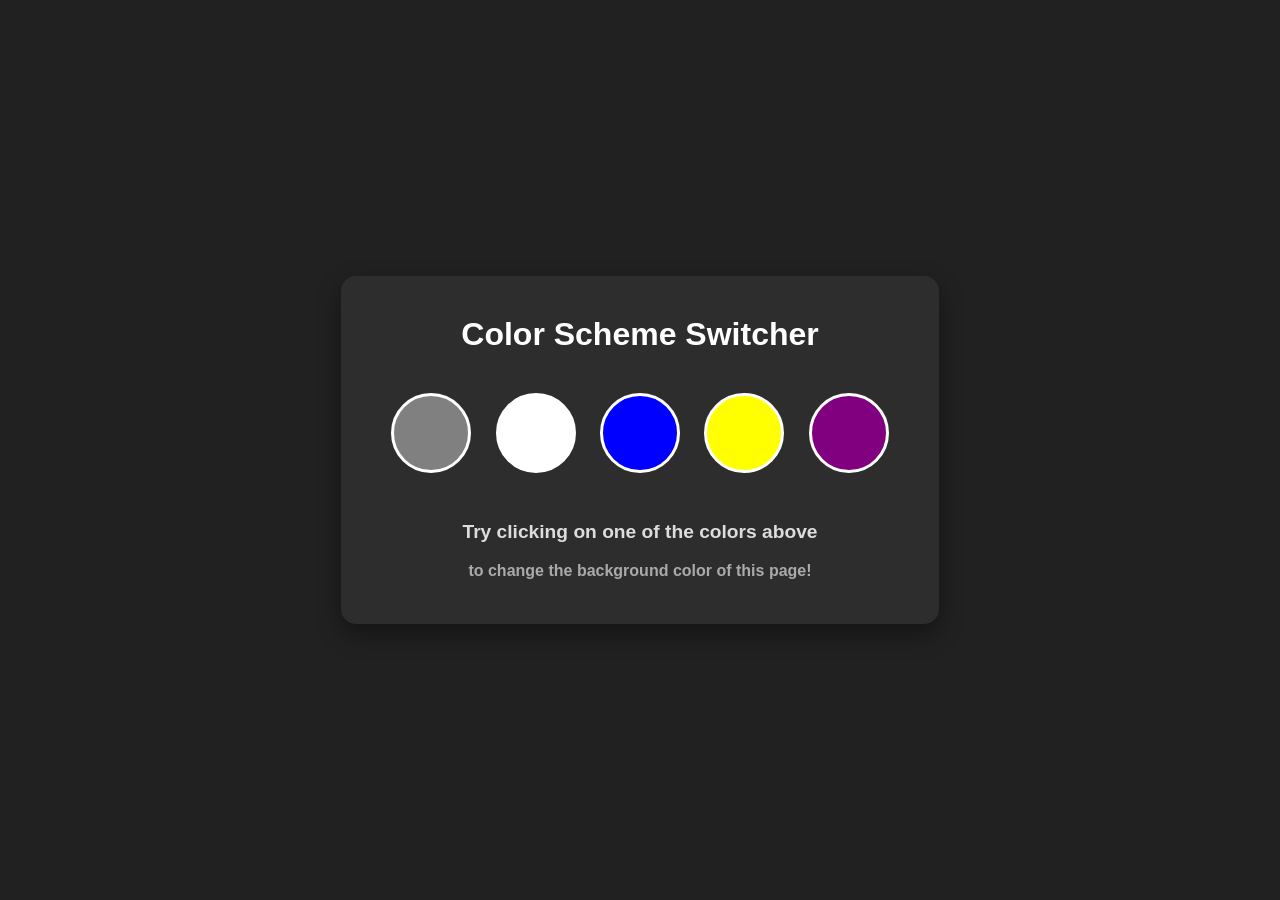
<file: 07_dom_projects/01_color_switcher/index.html>
<!DOCTYPE html>
<html lang="en">

<head>
    <meta charset="UTF-8">
    <meta name="viewport" content="width=device-width, initial-scale=1.0">
    <title>Color Scheme Switcher</title>
    <link rel="stylesheet" href="./style.css">
</head>

<body>
    <div class="canvas">
        <h1>Color Scheme Switcher</h1>
        <span class="button" id="grey"></span>
        <span class="button" id="white"></span>
        <span class="button" id="blue"></span>
        <span class="button" id="yellow"></span>
        <span class="button" id="purple"></span>

        <h2>
            Try clicking on one of the colors above
            <span>to change the background color of this page!</span>
        </h2>
    </div>


</body>
<script src="./color_switcher.js"></script>

</html>
</file>
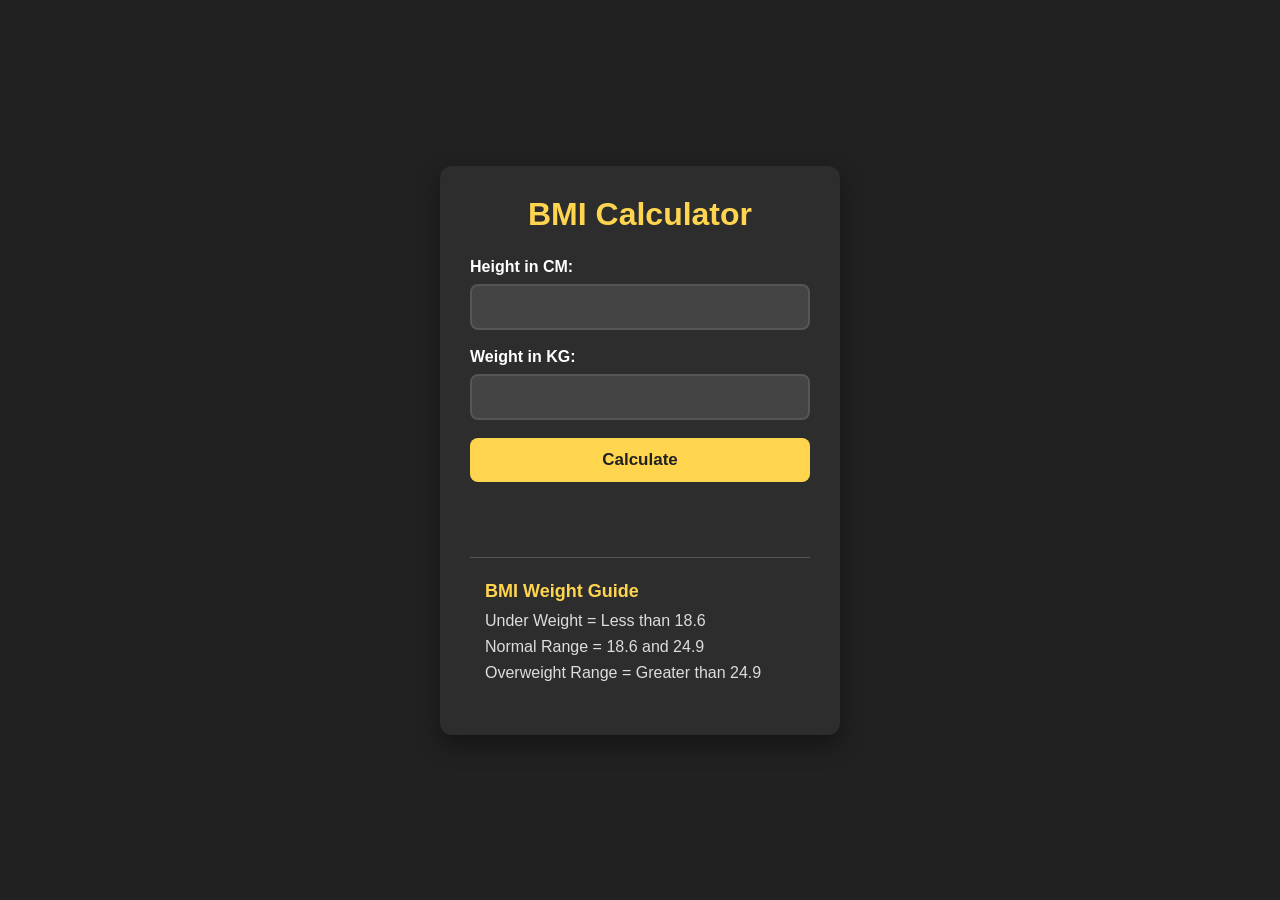
<file: 07_dom_projects/02_bmi_calculator/index.html>
<!DOCTYPE html>
<html lang="en">

<head>
    <meta charset="UTF-8">
    <meta name="viewport" content="width=device-width, initial-scale=1.0">
    <title>BMI Calculator</title>
    <link rel="stylesheet" href="./style.css">
</head>

<body>
    <div class="container">
        <h1>BMI Calculator</h1>
        <form>
            <p>
                <label for="height">Height in CM:</label>
                <input type="text" id="height">
            </p>

            <p>
                <label for="weight">Weight in KG:</label>
                <input type="text" id="weight">
            </p>

            <button type="submit">Calculate</button>

            <div id="results"></div>
            <div id="weight-group"></div>
            <div id="weight-guide">
                <p>BMI Weight Guide</p>
                <p>Under Weight = Less than 18.6</p>
                <p>Normal Range = 18.6 and 24.9</p>
                <p>Overweight Range = Greater than 24.9</p>
            </div>
        </form>
    </div>

</body>
<script src="./bmi_calculator.js"></script>

</html>
</file>
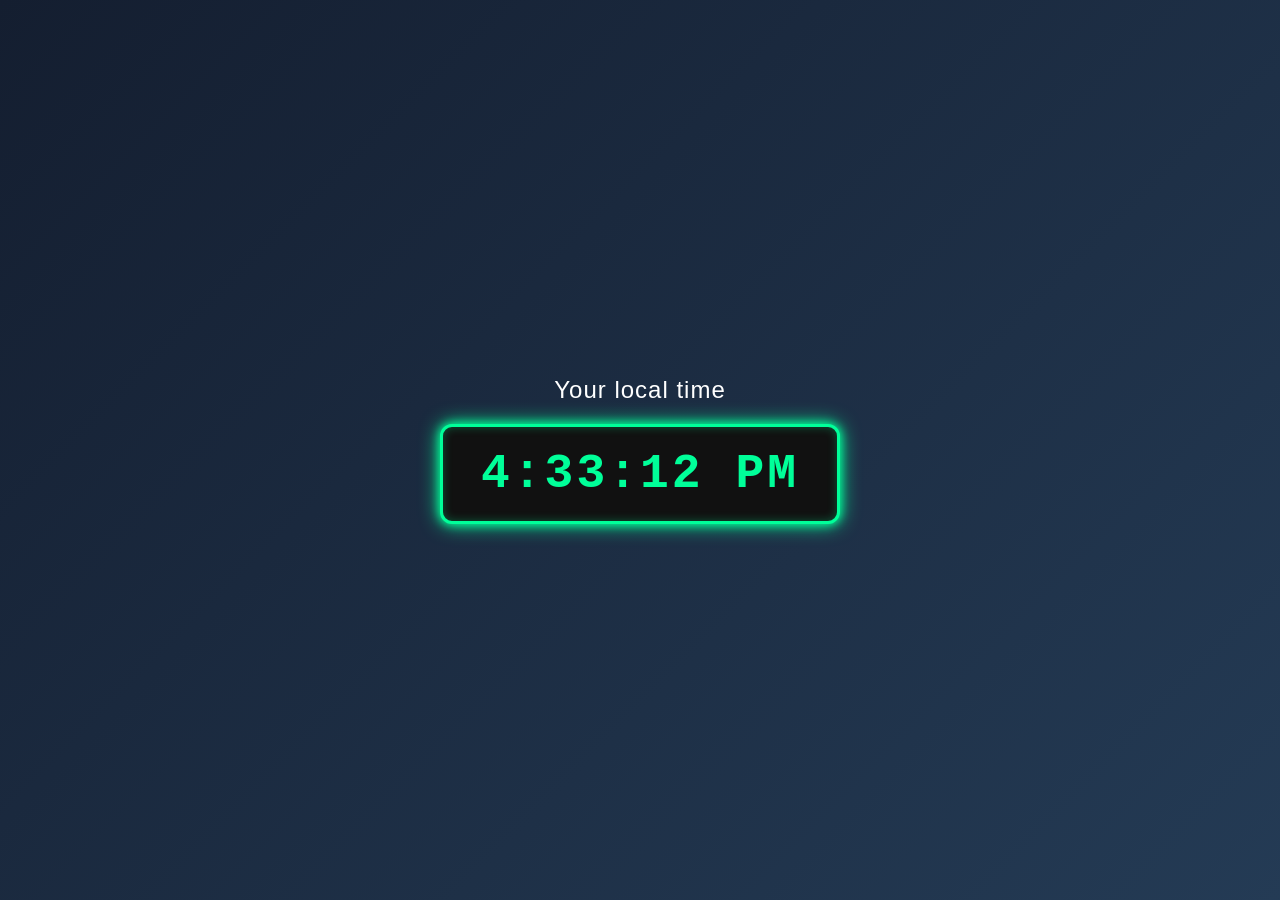
<file: 07_dom_projects/03_digital_clock/index.html>
<!DOCTYPE html>
<html lang="en">
<head>
    <meta charset="UTF-8">
    <meta name="viewport" content="width=device-width, initial-scale=1.0">
    <title>Digital Clock</title>
    <link rel="stylesheet" href="./style.css">
</head>
<body>

    <div class="center">
        <div id="banner">
            <span>Your local time</span>
        </div>
        <div id="clock"></div>
        
    </div>
    
</body>
<script src="./digital_clock.js"></script>
</html>
</file>
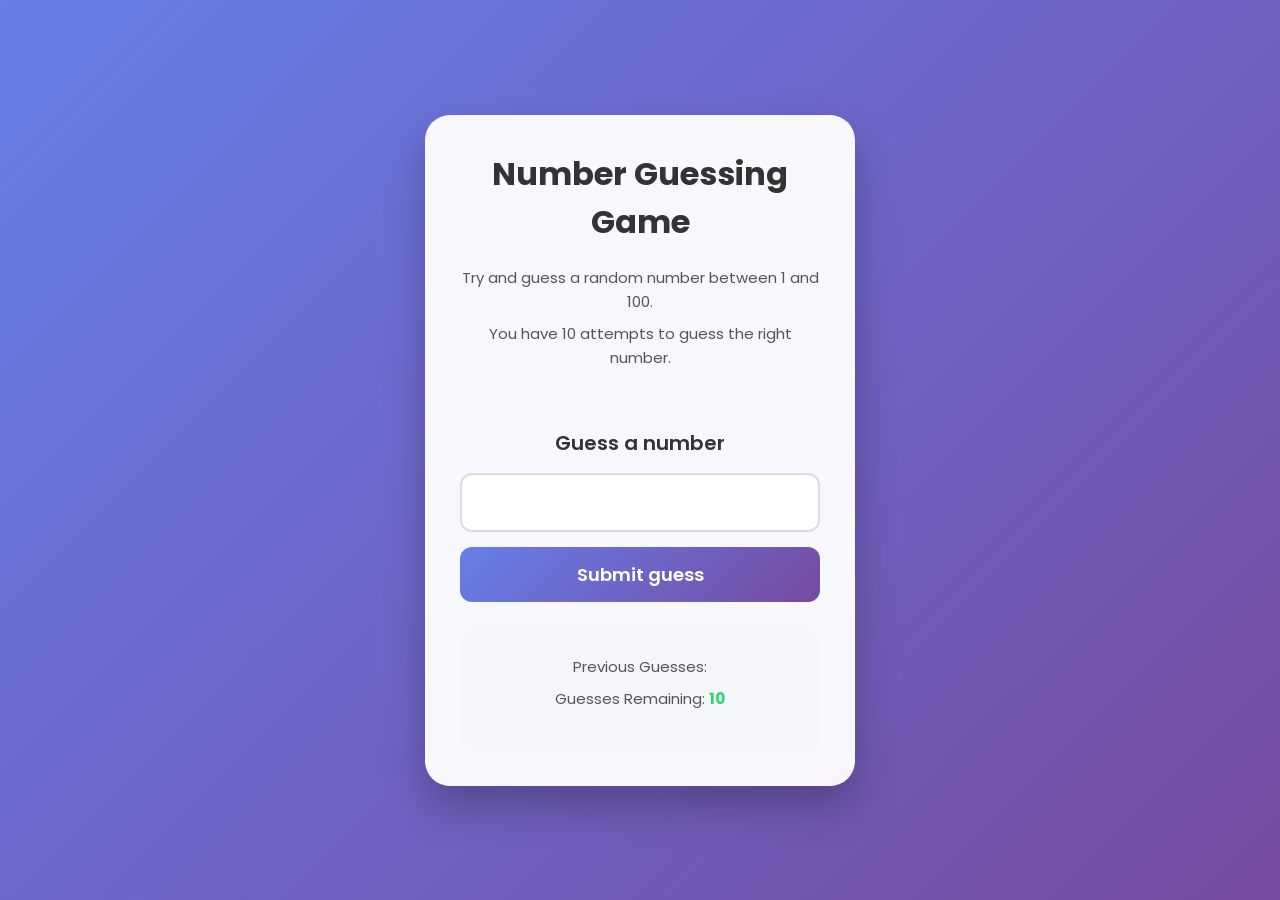
<file: 07_dom_projects/04_number_guessing_game/index.html>
<!DOCTYPE html>
<html lang="en">
<head>
    <meta charset="UTF-8">
    <meta name="viewport" content="width=device-width, initial-scale=1.0">
    <title>Number Guessing Game</title>
    <link rel="stylesheet" href="./style.css">
</head>
<body>
    <div id="wrapper">
        <h1>Number Guessing Game</h1>
        <p>Try and guess a random number between 1 and 100.</p>
        <p>You have 10 attempts to guess the right number.</p>
        <br>
        <form class="form">
            <label for="guessField" id="guess">Guess a number</label>
            <input type="text" id="guessField" class="guessField">
            <input type="submit" id="subt" value="Submit guess" class="guessSubmit">
        </form>
        <div class="resultParas">
            <p>Previous Guesses: <span class="guesses"></span></p>
            <p>Guesses Remaining: <span class="lastResult">10</span></p>
            <p class="lowOrHigh"></p>
            
        </div>
    </div>
    
</body>
<script src="./number_guessing_game.js"></script>
</html>
</file>
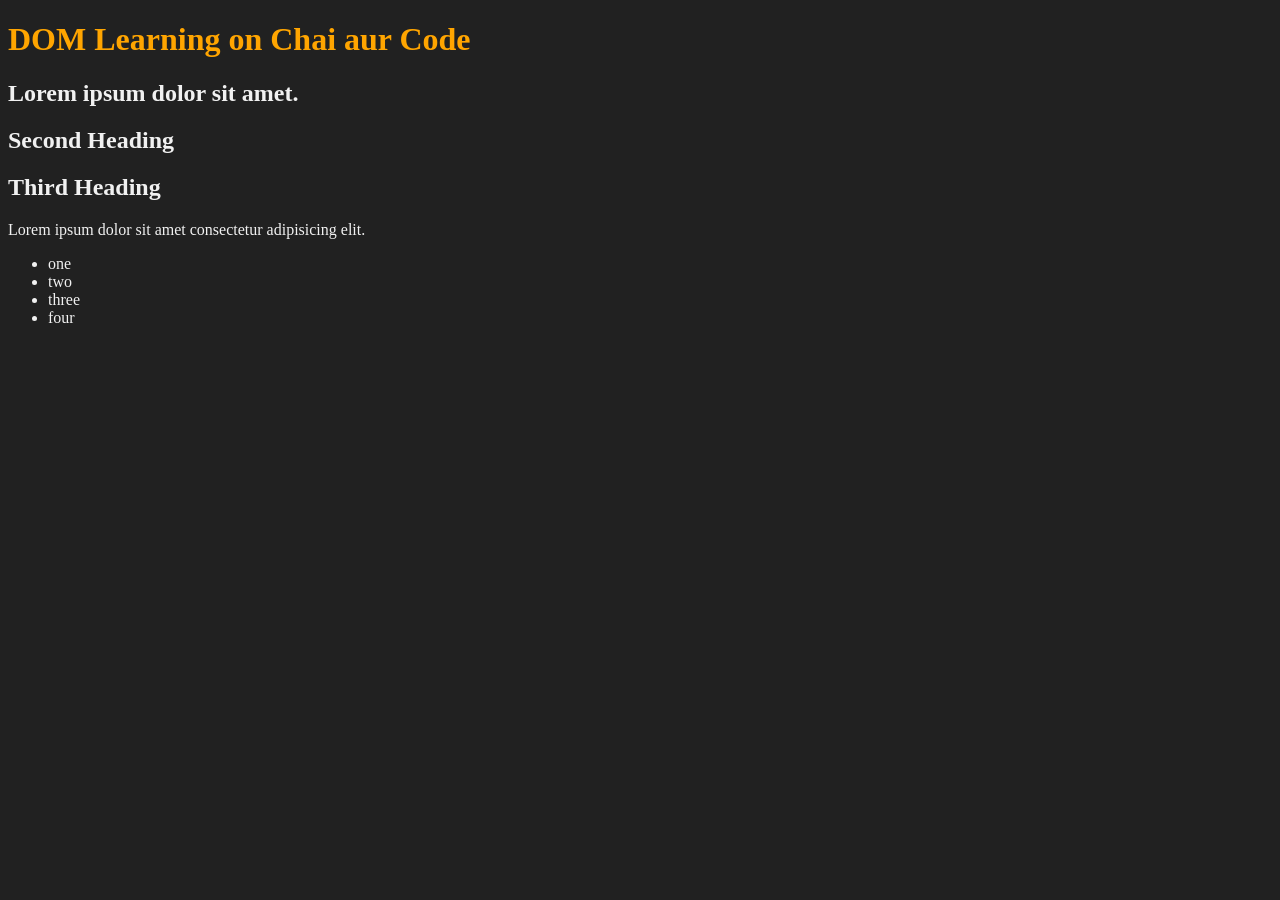
<file: 06_dom/01_dom_introduction.html>
<!DOCTYPE html>
<html lang="en">

<head>
    <meta charset="UTF-8">
    <meta name="viewport" content="width=device-width, initial-scale=1.0">
    <title>DOM Learning </title>

    <style>
        .bg-black {
            background-color: #212121;
            color: #f1f1f1;
        }

        .heading {
            color: orange;
        }
    </style>
</head>

<body class="bg-black">

    <!-- ==========================================================
         1. DOM SELECTORS & ATTRIBUTES
         ==========================================================

         getAttribute(attributeName)
         ---------------------------
         -> Used to retrieve the value of an attribute.

         Example:
            const title = document.getElementById("title");
            title.getAttribute("id");      // "title"
            title.getAttribute("class");   // "heading"

         setAttribute(attribute, value)
         -------------------------------
         -> Used to create or overwrite an attribute.

         Example:
            title.setAttribute("class", "heading test");

         NOTE:
         setAttribute() replaces the previous value.
         If the old class was "heading" and you use
         setAttribute("class", "newClass"),
         the old class is removed.

    -->

    <div class="bg-black">

        <h1 id="title" class="heading">
            DOM Learning on Chai aur Code
        </h1>

        <h2>Lorem ipsum dolor sit amet.</h2>
        <h2>Second Heading</h2>
        <h2>Third Heading</h2>

        <p>
            Lorem ipsum dolor sit amet consectetur adipisicing elit.
        </p>

        <ul>
            <li class="list-item">one</li>
            <li class="list-item">two</li>
            <li class="list-item">three</li>
            <li class="list-item">four</li>
        </ul>

    </div>

    <!-- ==========================================================
         2. DOM TRAVERSING (Parent, Child & Siblings)
         ==========================================================

         Parent Element
         --------------
         element.parentElement

         Example:
            const ul = document.querySelector("ul");
            ul.parentElement;

         Child Elements
         --------------
         element.children

         Returns HTMLCollection

         Example:
            ul.children
            ul.children[0]
            ul.children[1]

         First Child
         -----------
            element.firstElementChild

         Last Child
         ----------
            element.lastElementChild

         Siblings
         --------
            element.nextElementSibling
            element.previousElementSibling

         Example:
            const firstLi = document.querySelector("li");
            firstLi.nextElementSibling;

    -->

    <!-- ==========================================================
         3. childNodes
         ==========================================================

         childNodes returns ALL nodes.

         Includes:
             Elements
             Text Nodes (spaces/new lines)
             Comments

         Example:

            ul.childNodes

         Difference

         children
            -> Only HTML elements

         childNodes
            -> Elements + Text + Comments

         NOTE:
         Frameworks like React internally work with nodes,
         making childNodes an important concept.

    -->

    <!-- ==========================================================
         4. Creating Elements Dynamically
         ==========================================================

         Step 1
         ------
         Create element

            const div = document.createElement("div");

         Step 2
         ------
         Add properties

            div.className = "main";
            div.id = "myDiv";

         OR

            div.setAttribute("id", "myDiv");

         Step 3
         ------
         Add styles

            div.style.backgroundColor = "green";
            div.style.padding = "15px";

         Step 4
         ------
         Add text

            div.innerText = "Hello World";

         Better approach

            const text = document.createTextNode("Hello World");
            div.appendChild(text);

         Why?

         createTextNode() is considered more efficient because
         it directly creates a text node instead of replacing
         existing content.

    -->

    <!-- ==========================================================
         5. appendChild()
         ==========================================================

         Important Concept

         document.createElement()

         only creates the element in MEMORY.

         It DOES NOT appear on the webpage.

         To display it:

            document.body.appendChild(div);

         OR

            parent.appendChild(div);

         Flow

         Create Element
               ↓
         Add ID/Class
               ↓
         Add Style
               ↓
         Add Text
               ↓
         appendChild()
               ↓
         Visible on Page



     ==========================================================
         6. Thinks to keep in mind
         ==========================================================

         Q1. Difference between children and childNodes?

         Ans:
         children returns only HTML elements.
         childNodes returns elements, comments and text nodes.

         ----------------------------------------------------------

         Q2. Why doesn't createElement() display anything?

         Ans:
         Because it only creates the element in memory.
         appendChild() is needed to insert it into the DOM.

         ----------------------------------------------------------

         Q3. Difference between getAttribute() and setAttribute()?

         Ans:
         getAttribute() reads an attribute.
         setAttribute() creates or replaces an attribute.

         ----------------------------------------------------------

         Q4. Why use createTextNode() instead of innerText?

         Ans:
         It creates a dedicated text node and is generally a cleaner,
         more DOM-oriented way to insert text.

         ========================================================== -->

</body>

</html>
</file>
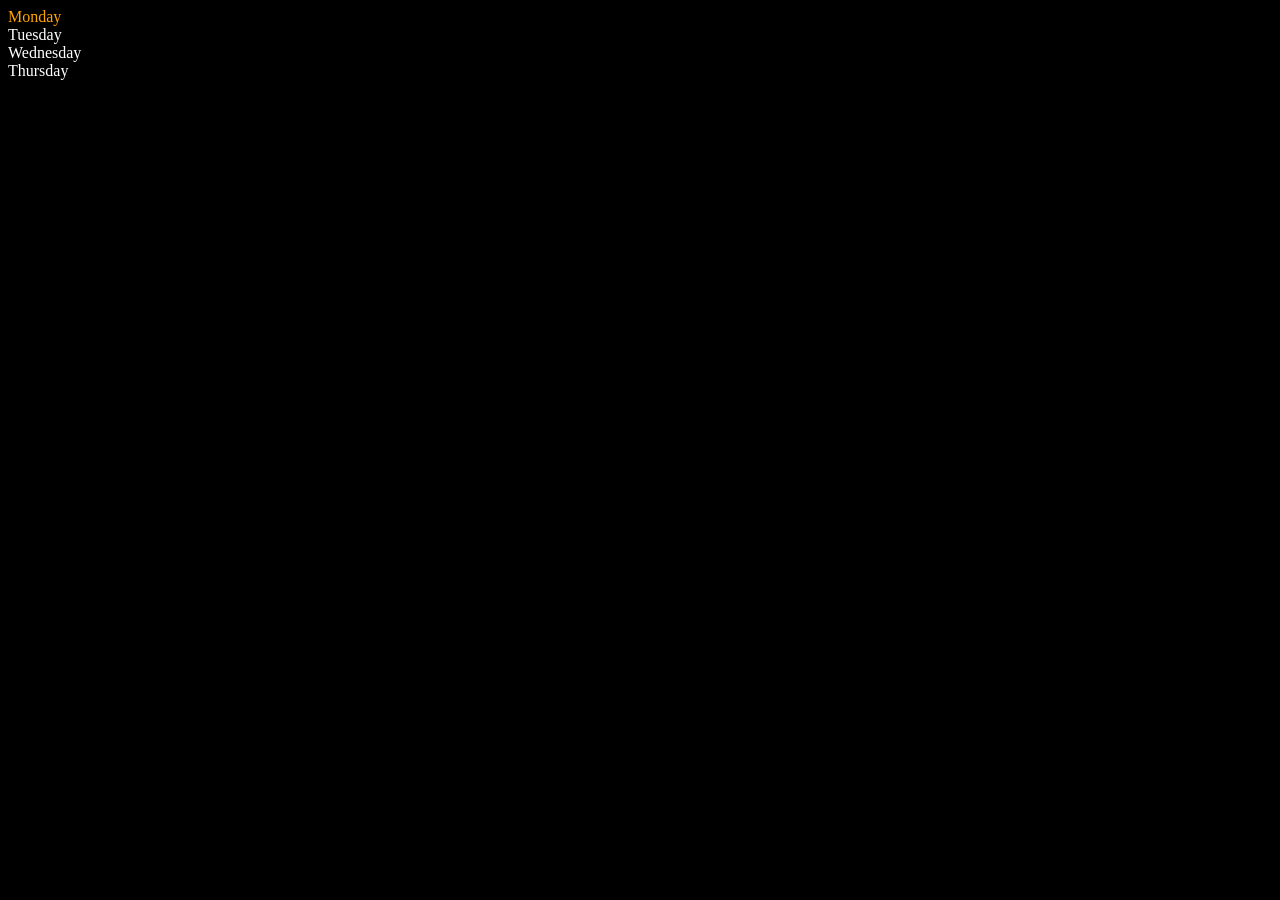
<file: 06_dom/02_dom_traversal.html>
<!DOCTYPE html>
<html lang="en">

<head>
    <meta charset="UTF-8">
    <meta name="viewport" content="width=device-width, initial-scale=1.0">
    <title>DOM Manipulation</title>

    <style>
        body {
            background-color: black;
            color: white;
        }
    </style>
</head>

<body>

    <!-- Parent element containing multiple child elements -->
    <div class="parent">
        <div class="day">Monday</div>
        <div class="day">Tuesday</div>
        <div class="day">Wednesday</div>
        <div class="day">Thursday</div>
    </div>

</body>

<script>

    // Select the parent element
    const parent = document.querySelector('.parent');

    // Prints the complete parent <div>
    console.log(parent);

    // Returns an HTMLCollection of all child elements
    console.log(parent.children);

    // Access the second child (index starts from 0)
    console.log(parent.children[1].innerHTML);

    // Loop through every child element
    for (let i = 0; i < parent.children.length; i++) {

        // Print the text inside each child
        console.log(parent.children[i].innerHTML);

    }

    // Change the text color of the first child
    parent.children[0].style.color = "orange";

    // Returns the first child element
    console.log(parent.firstElementChild.innerHTML);

    // Returns the last child element
    console.log(parent.lastElementChild.innerHTML);


    // ---------------------------------------------
    // Traversing from Child to Parent
    // ---------------------------------------------

    // Selects the first element with class="day"
    const dayOne = document.querySelector('.day');

    console.log(dayOne);

    // Returns the parent element of dayOne
    console.log(dayOne.parentElement);

    // Returns the next sibling element
    console.log(dayOne.nextElementSibling);


    // ---------------------------------------------
    // childNodes
    // ---------------------------------------------

    // Returns ALL nodes inside parent
    // Includes:
    // 1. Element nodes
    // 2. Text nodes (spaces/new lines)
    // 3. Comment nodes (if any)

    console.log("NOTES:", parent.childNodes);

    /*
    Difference:

    parent.children
    ----------------
    -> Returns only HTML elements.
    -> Type: HTMLCollection

    parent.childNodes
    -----------------
    -> Returns elements + text nodes + comments.
    -> Type: NodeList

    Since the HTML source contains indentation and new lines,
    you'll notice extra #text nodes in the output.
    */

</script>

</html>
</file>
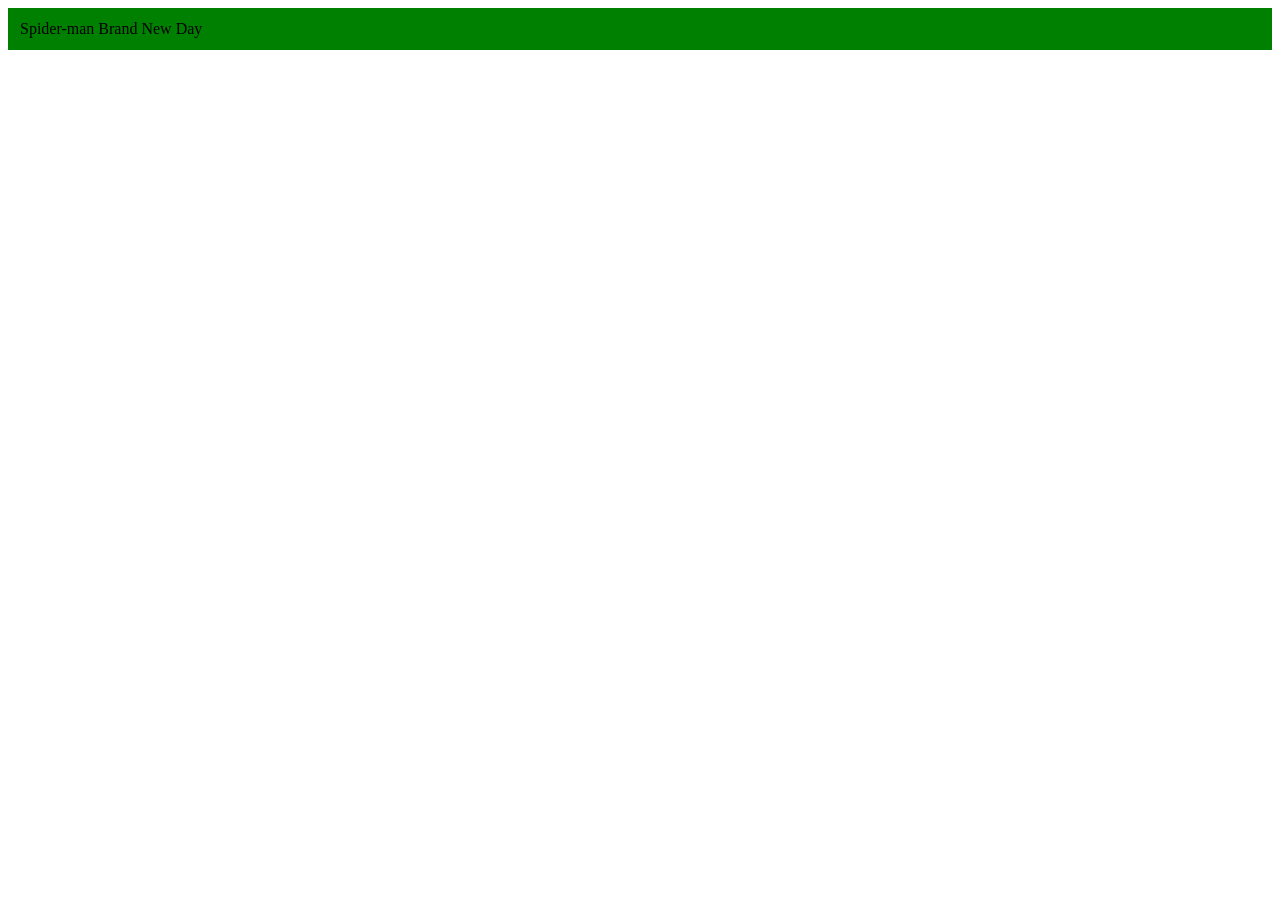
<file: 06_dom/03_dom_create_element.html>
<!DOCTYPE html>
<html lang="en">

<head>
    <meta charset="UTF-8">
    <meta name="viewport" content="width=device-width, initial-scale=1.0">
    <title>DOM</title>

    <style>
        .bg-black {
            background-color: #212121;
            color: #f1f1f1;
        }
    </style>

</head>

<body>

</body>

<script>

    // Create a new <div> element.
    // At this point, it exists only in memory.
    const div = document.createElement('div');
    console.log(div);

    // Add a class to the div.
    div.className = "main";

    // Assign a random id between 1 and 11.
    div.id = Math.round(Math.random() * 10 + 1);

    // Add a custom attribute.
    div.setAttribute("title", "generated title");

    // Apply inline styles.
    div.style.backgroundColor = "green";
    div.style.padding = "12px";

    /*
        Two ways to add text:

        1. innerText
           div.innerText = "Spider-man Brand New Day";

        2. createTextNode() + appendChild() (recommended when
           creating elements programmatically)
    */

    // Create a text node.
    const addText = document.createTextNode("Spider-man Brand New Day");

    // Append the text node to the div.
    div.appendChild(addText);

    // Finally, insert the div into the document.
    // Until this line runs, the div is not visible on the page.
    document.body.appendChild(div);

</script>

</html>
</file>
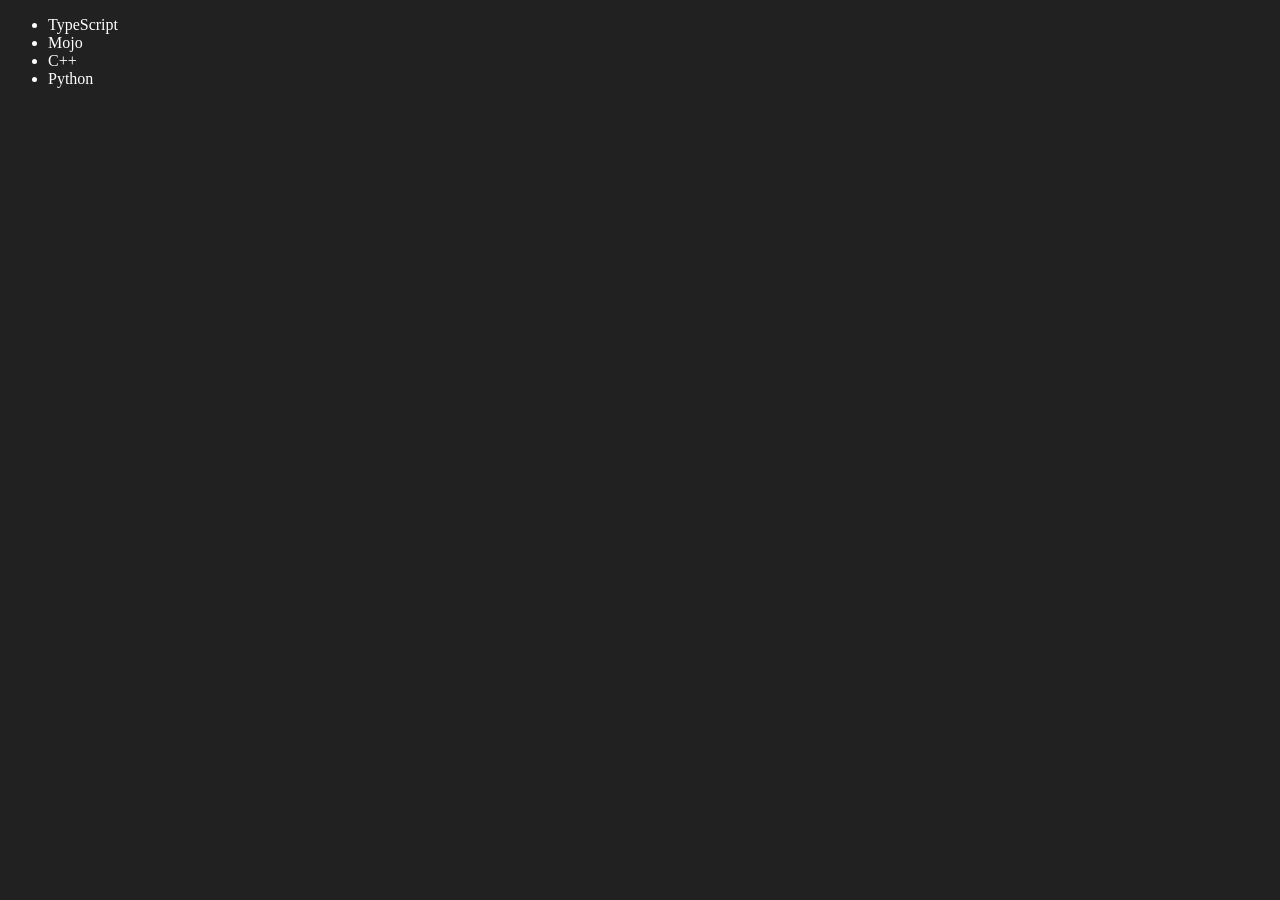
<file: 06_dom/04_dom_list_manipulation.html>
<!DOCTYPE html>
<html lang="en">

<head>
    <meta charset="UTF-8">
    <meta name="viewport" content="width=device-width, initial-scale=1.0">
    <title>DOM Manipulation</title>

    <style>
        body {
            background-color: #212121;
            color: #fff
        }
    </style>
</head>

<body>

    <!-- Initial unordered list containing one language -->
    <ul class="language">
        <li>Javascript</li>
    </ul>

</body>

<script>

    /*
        Function to add a new language to the list.

        Steps:
        1. Create a new <li> element.
        2. Add text content using innerHTML.
        3. Append the new <li> to the existing ul element.
    */
    function addLanguage(langName) {

        // Create a new list item element in memory
        const li = document.createElement('li');

        // Add language name inside the li element
        li.innerHTML = `${langName}`;

        // Select the ul with class "language" and add the new li
        document.querySelector('.language').appendChild(li);
    }


    // Add new languages using the function
    addLanguage('Typescript');
    addLanguage('C++');
    addLanguage('Python');


    /*
        Optimized way to add a language.

        Instead of using innerHTML, this uses:
        createTextNode() -> creates a text node
        appendChild()    -> attaches it to the li

        This is safer when inserting plain text because
        it avoids unnecessary HTML parsing.
    */
    function addOptiLangauge(langName) {

        // Create a new li element
        const li = document.createElement('li');

        // Create a text node and add it inside li
        li.appendChild(document.createTextNode(langName));

        // Add the li element to the language list
        document.querySelector('.language').appendChild(li);
    }


    // Add Go language using optimized method
    addOptiLangauge('golang');



    // =========================
    // Edit DOM Elements
    // =========================


    // Select the second <li> element from the list
    const secondLang = document.querySelector("li:nth-child(2)");

    /*
        Another way to update content:
        secondLang.innerHTML = "Mojo";

        But replacing the whole element is sometimes preferred
        when you want to change the complete structure.
    */


    // Create a new li element
    const newli = document.createElement('li');

    // Add new text inside the li
    newli.textContent = "Mojo";

    // Replace the second language element with the new li
    secondLang.replaceWith(newli);



    // Select the first language element
    const firstLang = document.querySelector("li:nth-child(1)");

    /*
        outerHTML replaces the complete element,
        including the selected tag itself.

        Before:
        <li>Javascript</li>

        After:
        <li>TypeScript</li>
    */
    firstLang.outerHTML = '<li>TypeScript</li>';



    // =========================
    // Remove DOM Elements
    // =========================


    // Select the last language item
    const lastLang = document.querySelector('li:last-child');

    // Remove the selected element from the DOM
    lastLang.remove();


</script>

</html>
</file>
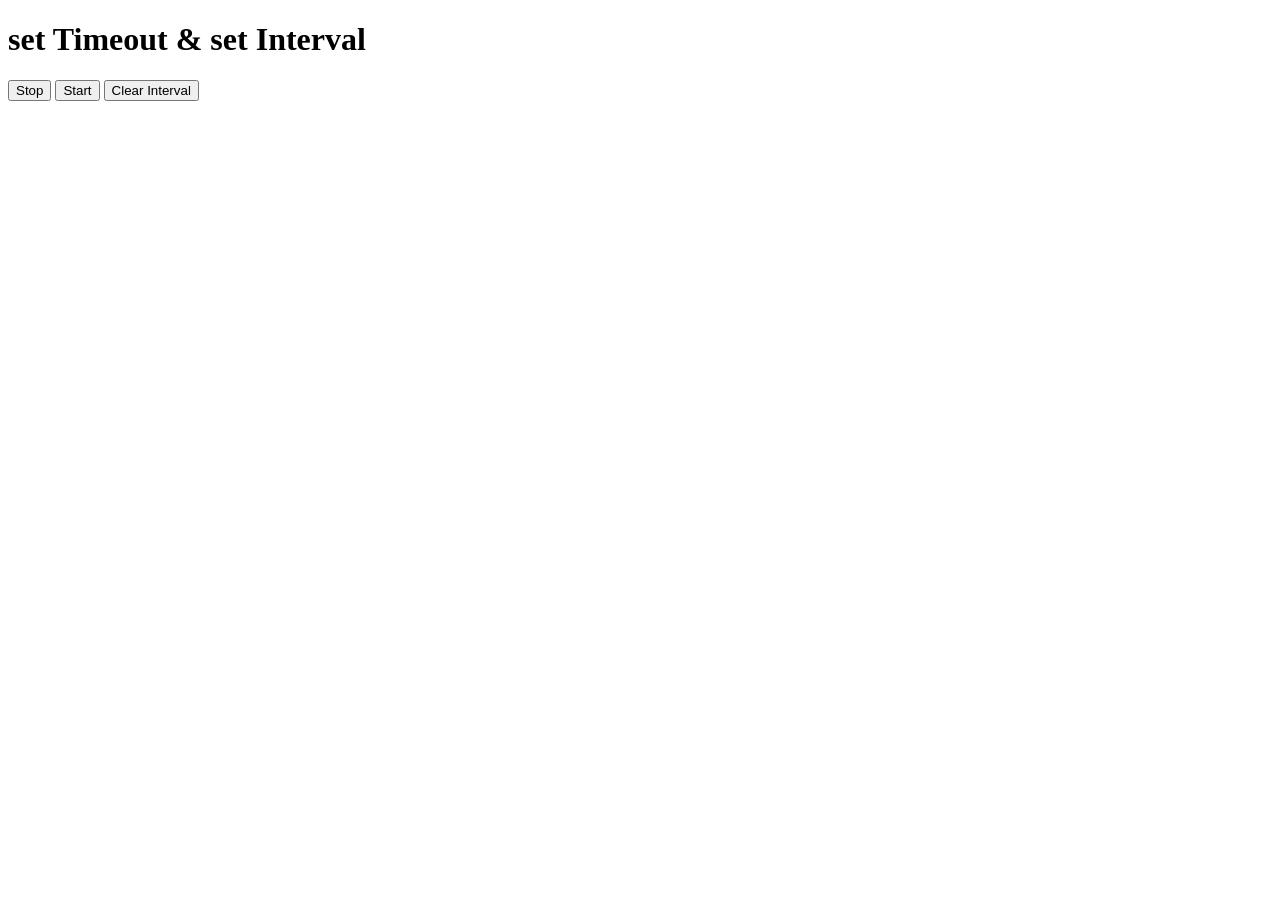
<file: 08_events/02_async/async-timers.html>
<!DOCTYPE html>
<html lang="en">

<head>
    <!-- Character encoding -->
    <meta charset="UTF-8">

    <!-- Makes the page responsive on different screen sizes -->
    <meta name="viewport" content="width=device-width, initial-scale=1.0">

    <!-- Title shown in browser tab -->
    <title>Document</title>
</head>

<body>
    <!-- Main heading -->
    <h1>set Timeout & set Interval </h1>

    <!-- Button to stop the timeout -->
    <button id="stop">Stop</button>

    <!-- Button to start the interval -->
    <button id="start">Start</button>

    <!-- Button to clear the interval -->
    <button id="clear">Clear Interval</button>

</body>

</html>

<script>
    // Runs once after 2 seconds
    setTimeout(function () {
        console.log("Thanos");
    }, 2000);

    // Function expression
    const sayThanos = function () {
        console.log("Thanos");
    }

    // Executes sayThanos after 2 seconds
    setTimeout(sayThanos, 2000);

    // Function to change the text of the h1 element
    const changeText = function () {
        document.querySelector('h1').innerHTML = "Best JS series";
    }

    // Store timeout ID so it can be cancelled later
    const changeH1 = setTimeout(changeText, 2000);

    // Stop button cancels the pending timeout
    document.querySelector('#stop').addEventListener('click', function () {
        clearTimeout(changeH1);
        console.log("STOPPED");
    });

    // Function that prints the current timestamp
    const sayDate = function (str) {
        console.log("Thanos", Date.now());
        console.log(str, Date.now());
    }

    // Calls sayDate every second (str will be undefined)
    setInterval(sayDate, 1000);

    // Calls sayDate every second with a parameter
    setInterval(sayDate, 1000, "Infinity Stones");


    let intervalId;

    
    // Start button creates a new interval
    document.querySelector('#start').addEventListener('click', function () {

        // Save interval ID so it can be cleared later
         intervalId = setInterval(sayDate, 1000, "Infinity Stones");
 
    });

    // Clear button stops only this interval
        document.querySelector('#clear').addEventListener('click', function () {
            clearInterval(intervalId);
        });


</script>
</file>
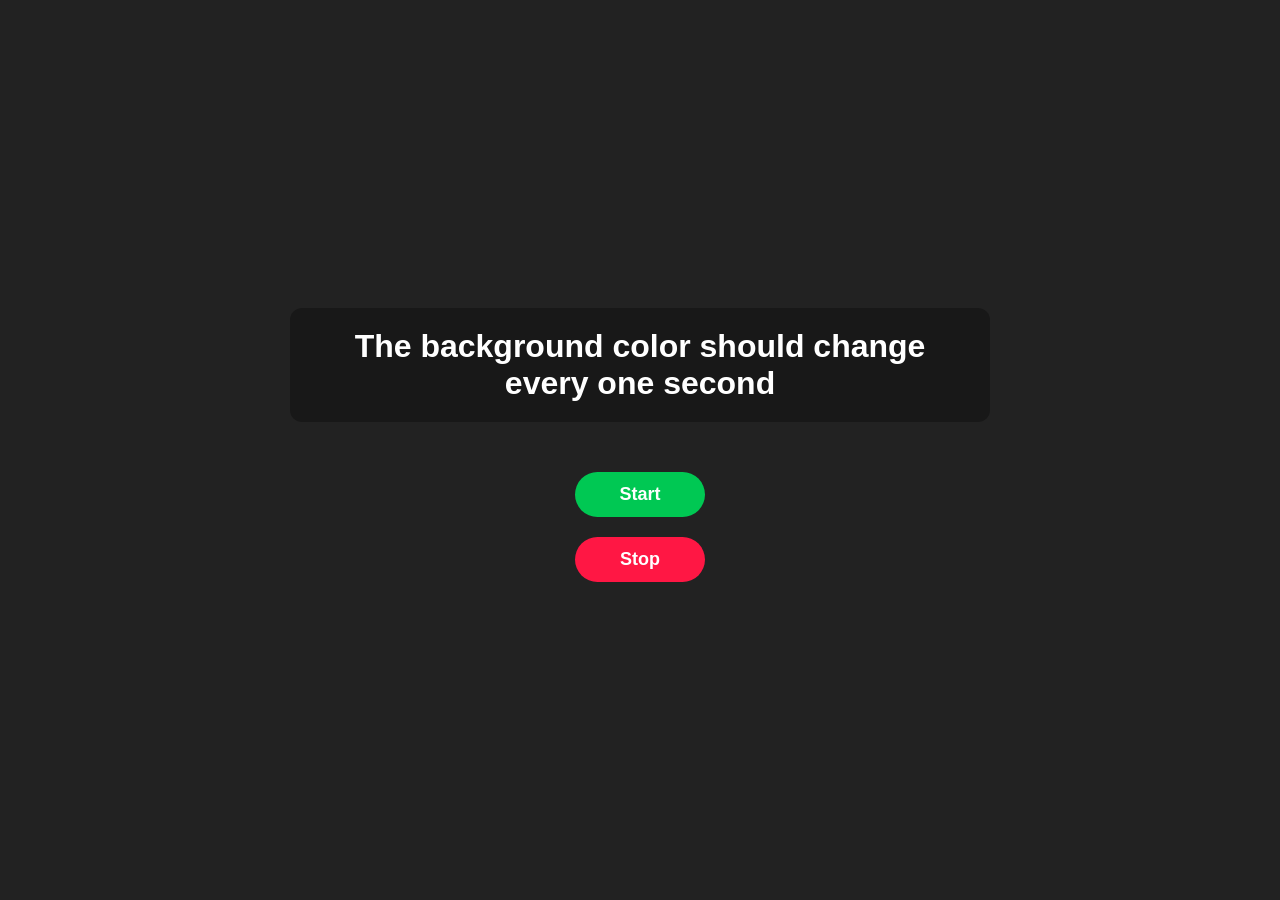
<file: 09_async_projects/01_bg_color_changer/bg_color_changer.html>
<!DOCTYPE html>
<html lang="en">

<head>
    <!-- Character encoding -->
    <meta charset="UTF-8">

    <!-- Makes the page responsive on all devices -->
    <meta name="viewport" content="width=device-width, initial-scale=1.0">

    <!-- Browser tab title -->
    <title>Background Color Changer</title>
   <style>
    /* Reset default spacing */
    * {
        margin: 0;
        padding: 0;
        box-sizing: border-box;
        font-family: Arial, sans-serif;
    }

    /* Full page styling */
    body {
        height: 100vh;
        display: flex;
        flex-direction: column;
        justify-content: center;
        align-items: center;
        background-color: #222;
        color: white;
        transition: background-color 0.5s ease;
    }

    /* Heading style */
    h1 {
        text-align: center;
        font-size: 2rem;
        margin-bottom: 40px;
        padding: 20px;
        background: rgba(0, 0, 0, 0.3);
        border-radius: 12px;
        max-width: 700px;
    }

    /* Button container effect */
    button {
        width: 130px;
        padding: 12px 20px;
        margin: 10px;
        font-size: 18px;
        font-weight: bold;
        border: none;
        border-radius: 25px;
        cursor: pointer;
        transition: all 0.3s ease;
    }

    /* Start button */
    #start {
        background-color: #00c853;
        color: white;
    }

    #start:hover {
        background-color: #009624;
        transform: scale(1.05);
    }

    /* Stop button */
    #stop {
        background-color: #ff1744;
        color: white;
    }

    #stop:hover {
        background-color: #b2102f;
        transform: scale(1.05);
    }

    /* Mobile responsive design */
    @media (max-width: 600px) {
        h1 {
            font-size: 1.4rem;
            margin: 20px;
        }

        button {
            width: 110px;
            font-size: 16px;
        }
    }
</style>
</head>

<body>
    <!-- Page heading -->
    <h1>The background color should change every one second</h1>

    <!-- Button to start changing the background color -->
    <button id="start">Start</button>

    <!-- Button to stop changing the background color -->
    <button id="stop">Stop</button>
</body>

<script>
    // Generates a random hexadecimal color (e.g., #3FA9D2)
    const randomColor = function () {
        const hex = '0123456789ABCDEF';
        let color = '#';

        // Add six random hexadecimal characters
        for (let i = 0; i < 6; i++) {
            color += hex[Math.floor(Math.random() * 16)];
        }

        return color;
    };

    // Stores the interval ID so it can be stopped later
    let intervalId;

    // Starts changing the background color every second
    const startChangingColor = function () {

        // Prevent multiple intervals from being created
        if (!intervalId) {
            intervalId = setInterval(changeBgColor, 1000);
        }

        // Changes the body's background color
        function changeBgColor() {
            document.body.style.backgroundColor = randomColor();
        }
    }

    // Stops the interval and allows it to be started again
    const stopChangingColor = function () {
        clearInterval(intervalId);

        // Reset intervalId so Start can create a new interval
        intervalId = null;
    }

    // Start button event
    document.querySelector("#start").addEventListener('click', startChangingColor);

    // Stop button event
    document.querySelector("#stop").addEventListener('click', stopChangingColor);

</script>

</html>
</file>
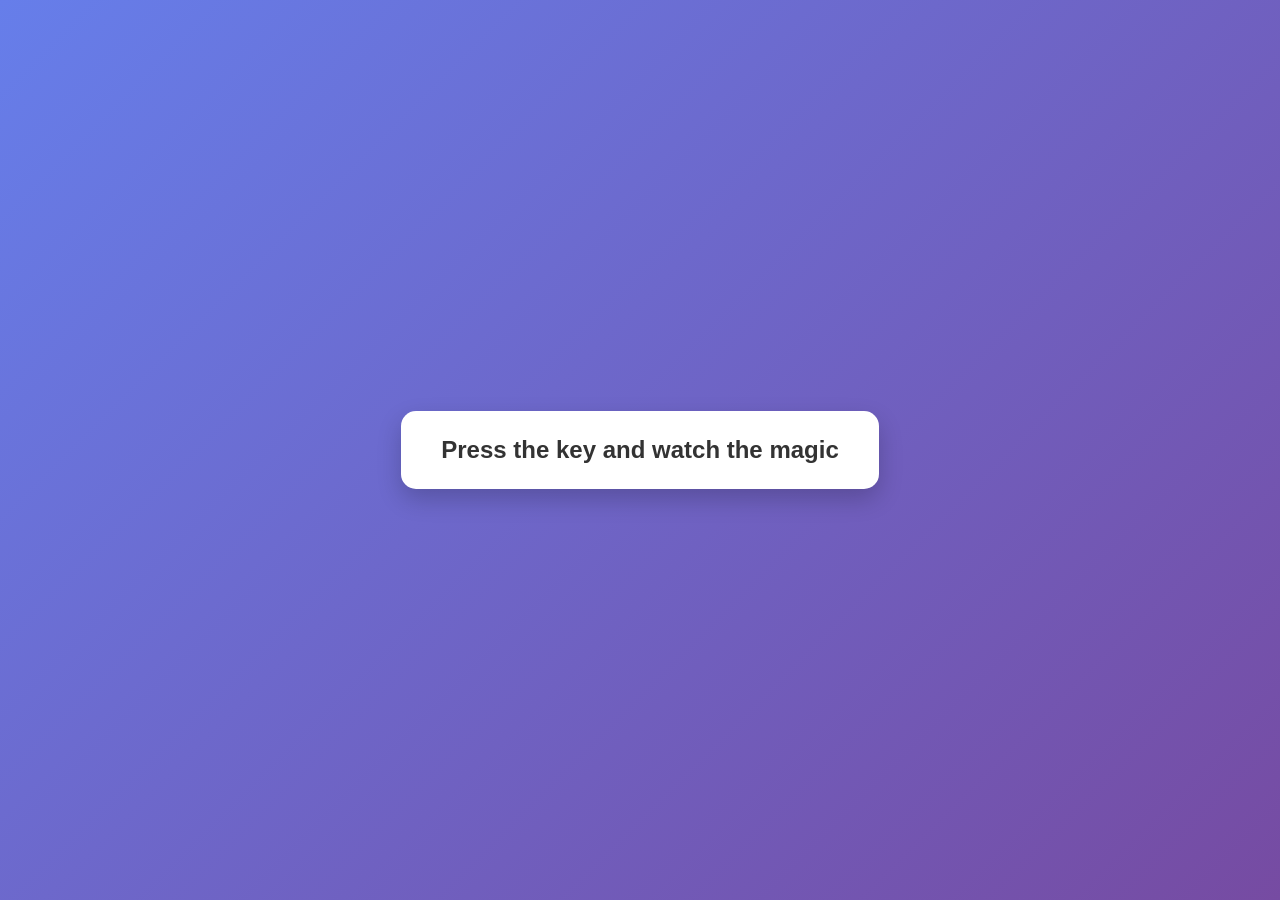
<file: 09_async_projects/02_keyboard_click/keyboard_click.html>
<!DOCTYPE html>
<html lang="en">

<head>
    <meta charset="UTF-8">
    <meta name="viewport" content="width=device-width, initial-scale=1.0">
    <title>Keyboard Click</title>
    <style>
        * {
    margin: 0;
    padding: 0;
    box-sizing: border-box;
    font-family: Arial, Helvetica, sans-serif;
}

body {
    height: 100vh;
    display: flex;
    justify-content: center;
    align-items: center;
    background: linear-gradient(135deg, #667eea, #764ba2);
}

.project {
    width: 90%;
    max-width: 700px;
    text-align: center;
}

#insert {
    display: flex;
    justify-content: center;
    align-items: center;
}

.key {
    background: white;
    padding: 25px 40px;
    border-radius: 15px;
    font-size: 24px;
    font-weight: bold;
    color: #333;
    box-shadow: 0 10px 25px rgba(0, 0, 0, 0.2);
}

.color {
    background: white;
    padding: 30px;
    border-radius: 15px;
    box-shadow: 0 10px 30px rgba(0, 0, 0, 0.25);
}

table {
    border-collapse: collapse;
    width: 100%;
    min-width: 400px;
}

th {
    background: #667eea;
    color: white;
    padding: 15px;
    font-size: 18px;
}

td {
    padding: 15px;
    border: 1px solid #ddd;
    font-size: 18px;
    color: #333;
}

tr:nth-child(even) {
    background-color: #f5f5f5;
}

tr:hover {
    background-color: #e8e8ff;
}

@media (max-width: 500px) {
    .key {
        font-size: 18px;
        padding: 20px;
    }

    table {
        min-width: 300px;
    }

    th,
    td {
        padding: 10px;
        font-size: 14px;
    }
}
    </style>
</head>

<body>
    <div class="project">
        <div id="insert">

            <div class="key">Press the key and watch the magic</div>

        </div>

    </div>

</body>

<script>
    const insert = document.getElementById('insert')
    window.addEventListener('keydown', (e) => {
        insert.innerHTML = `<div class="color">
            <table>
  <tr>
    <th>Key</th>
    <th>Keycode</th>
    <th>Code</th>
  </tr>
  <tr>
    <td>${e.key }</td>
    <td>${e.keyCode }</td>
    <td>${e.code }</td>
  </tr>
 
</table>
            </div>`
    })
</script>

</html>
</file>
<file: 07_dom_projects/01_color_switcher/style.css>
/* Reset default styles */
* {
    margin: 0;
    padding: 0;
    box-sizing: border-box;
}

/* Page styling */
body {
    min-height: 100vh;
    display: flex;
    justify-content: center;
    align-items: center;
    background-color: #212121;
    color: #fff;
    font-family: Arial, Helvetica, sans-serif;
}

/* Main container */
.canvas {
    text-align: center;
    background-color: #2d2d2d;
    padding: 40px;
    border-radius: 15px;
    box-shadow: 0 10px 25px rgba(0, 0, 0, 0.4);
}

/* Heading */
.canvas h1 {
    margin-bottom: 30px;
    font-size: 2rem;
}

/* Color buttons */
.button {
    display: inline-block;
    width: 80px;
    height: 80px;
    margin: 10px;
    border-radius: 50%;
    cursor: pointer;
    border: 3px solid #fff;
    transition: transform 0.3s ease, box-shadow 0.3s ease;
}

/* Hover effect */
.button:hover {
    transform: scale(1.1);
    box-shadow: 0 0 15px rgba(255, 255, 255, 0.7);
}

/* Individual colors */
#grey {
    background-color: grey;
}

#white {
    background-color: white;
}

#blue {
    background-color: blue;
}

#yellow {
    background-color: yellow;
}
#purple {
    background-color: purple;
}

/* Instruction text */
.canvas h2 {
    margin-top: 30px;
    font-size: 1.2rem;
    line-height: 1.6;
    color: #ddd;
}

.canvas h2 span {
    display: block;
    color: #aaa;
    font-size: 1rem;
    margin-top: 10px;
}
</file>
<file: 07_dom_projects/02_bmi_calculator/style.css>
/* Reset */
* {
    margin: 0;
    padding: 0;
    box-sizing: border-box;
}

/* Page */
body {
    font-family: Arial, Helvetica, sans-serif;
    background: #212121;
    color: #ffffff;
    display: flex;
    justify-content: center;
    align-items: center;
    min-height: 100vh;
}

/* Main container */
.container {
    width: 400px;
    background: #2d2d2d;
    padding: 30px;
    border-radius: 12px;
    box-shadow: 0 10px 25px rgba(0, 0, 0, 0.4);
}

/* Heading */
.container h1 {
    text-align: center;
    margin-bottom: 25px;
    color: #ffd54f;
}

/* Form rows */
form p {
    margin-bottom: 18px;
}

/* Labels */
label {
    display: block;
    margin-bottom: 8px;
    font-weight: bold;
}

/* Input fields */
input {
    width: 100%;
    padding: 12px;
    border: 2px solid #555;
    border-radius: 8px;
    background: #444;
    color: #fff;
    font-size: 16px;
    outline: none;
    transition: 0.3s;
}

input:focus {
    border-color: #ffd54f;
}

/* Button */
button {
    width: 100%;
    padding: 12px;
    background: #ffd54f;
    color: #212121;
    border: none;
    border-radius: 8px;
    font-size: 17px;
    font-weight: bold;
    cursor: pointer;
    transition: 0.3s;
}

button:hover {
    background: #ffca28;
}

/* Result */
#results {
    margin-top: 20px;
    text-align: center;
    font-size: 22px;
    font-weight: bold;
    color: #4caf50;
    min-height: 30px;
}

/* BMI Guide */
#weight-guide {
    margin-top: 25px;
    padding: 15px;
    border-top: 1px solid #555;
}

#weight-guide p:first-child {
    font-size: 18px;
    font-weight: bold;
    color: #ffd54f;
    margin-bottom: 10px;
}

#weight-guide p {
    margin: 8px 0;
    color: #ddd;
}
</file>
<file: 07_dom_projects/03_digital_clock/style.css>
/* style.css */

* {
    margin: 0;
    padding: 0;
    box-sizing: border-box;
}

body {
    height: 100vh;
    display: flex;
    justify-content: center;
    align-items: center;
    background: linear-gradient(135deg, #141e30, #243b55);
    font-family: Arial, Helvetica, sans-serif;
}

.center {
    text-align: center;
}

#banner {
    color: #fff;
    font-size: 24px;
    margin-bottom: 20px;
    letter-spacing: 1px;
}

#clock {
    width: 400px;
    padding: 20px;
    background: #111;
    color: #00ff99;
    font-size: 48px;
    font-weight: bold;
    text-align: center;
    border-radius: 12px;
    border: 3px solid #00ff99;
    box-shadow:
        0 0 10px #00ff99,
        0 0 20px #00ff99,
        inset 0 0 10px rgba(0, 255, 153, 0.3);
    letter-spacing: 3px;
    font-family: "Courier New", monospace;
}
</file>
<file: 07_dom_projects/04_number_guessing_game/style.css>
/* Google Font */
@import url('https://fonts.googleapis.com/css2?family=Poppins:wght@400;500;600;700&display=swap');

/* Reset */
* {
    margin: 0;
    padding: 0;
    box-sizing: border-box;
    font-family: "Poppins", sans-serif;
}


body {
    min-height: 100vh;
    display: flex;
    justify-content: center;
    align-items: center;

    background: linear-gradient(
        135deg,
        #667eea,
        #764ba2
    );

    padding: 20px;
}


/* Main Card */
#wrapper {

    width: 430px;
    max-width: 100%;

    padding: 35px;

    background: rgba(255,255,255,0.95);

    border-radius: 25px;

    text-align: center;

    box-shadow:
        0 20px 40px rgba(0,0,0,0.25);

    animation: showCard 0.6s ease;
}


@keyframes showCard {

    from {
        opacity: 0;
        transform: translateY(30px);
    }

    to {
        opacity: 1;
        transform: translateY(0);
    }
}


/* Heading */
h1 {

    font-size: 32px;

    color: #333;

    margin-bottom: 20px;

    font-weight: 700;

}


/* Paragraph */
p {

    color: #555;

    font-size: 15px;

    line-height: 1.6;

    margin: 8px 0;

}


/* Form */
.form {

    margin-top: 25px;

}


#guess {

    display: block;

    font-size: 20px;

    font-weight: 600;

    color: #333;

    margin-bottom: 15px;

}


/* Input */
.guessField {

    width: 100%;

    padding: 14px;

    border-radius: 12px;

    border: 2px solid #ddd;

    outline: none;

    font-size: 18px;

    text-align: center;

    color: #333;

    transition: 0.3s;

}


.guessField:focus {

    border-color: #667eea;

    box-shadow:
        0 0 15px rgba(102,126,234,0.4);

}


/* Submit Button */
.guessSubmit {

    width: 100%;

    margin-top: 15px;

    padding: 14px;

    border: none;

    border-radius: 12px;

    cursor: pointer;

    background: linear-gradient(
        135deg,
        #667eea,
        #764ba2
    );

    color: white;

    font-size: 18px;

    font-weight: 600;

    transition: 0.3s;

}


.guessSubmit:hover {

    transform: translateY(-3px);

    box-shadow:
        0 10px 20px rgba(102,126,234,0.4);

}


.guessSubmit:active {

    transform: scale(0.97);

}


/* Results Box */
.resultParas {

    margin-top: 25px;

    padding: 20px;

    border-radius: 15px;

    background: #f5f6fa;

    text-align: center;

}


/* Previous guesses */
.guesses {

    color: #ff4757;

    font-weight: 700;

}


/* Remaining guesses */
.lastResult {

    color: #2ed573;

    font-weight: 700;

}


/* Message */
.lowOrHigh {

    margin-top: 20px;

}


.lowOrHigh h2 {

    font-size: 20px;

    color: #667eea;

    font-weight: 700;

}


/* New Game Button */
.button {

    margin-top: 20px;

}


#newGame {

    display: inline-block;

    padding: 12px 25px;

    background: linear-gradient(
        135deg,
        #ff512f,
        #dd2476
    );

    color:white;

    border-radius: 30px;

    cursor:pointer;

    font-size:18px;

    font-weight:600;

    transition:0.3s;

}


#newGame:hover {

    transform: scale(1.05);

    box-shadow:
        0 10px 20px rgba(221,36,118,0.4);

}


/* Disabled Button */
.guessSubmit:disabled {

    background:#aaa;

    cursor:not-allowed;

    transform:none;

}



/* Mobile */
@media(max-width:500px){

    #wrapper{

        padding:25px;

    }


    h1{

        font-size:26px;

    }


    p{

        font-size:14px;

    }


    .guessField,
    .guessSubmit{

        font-size:16px;

    }

}
</file>
